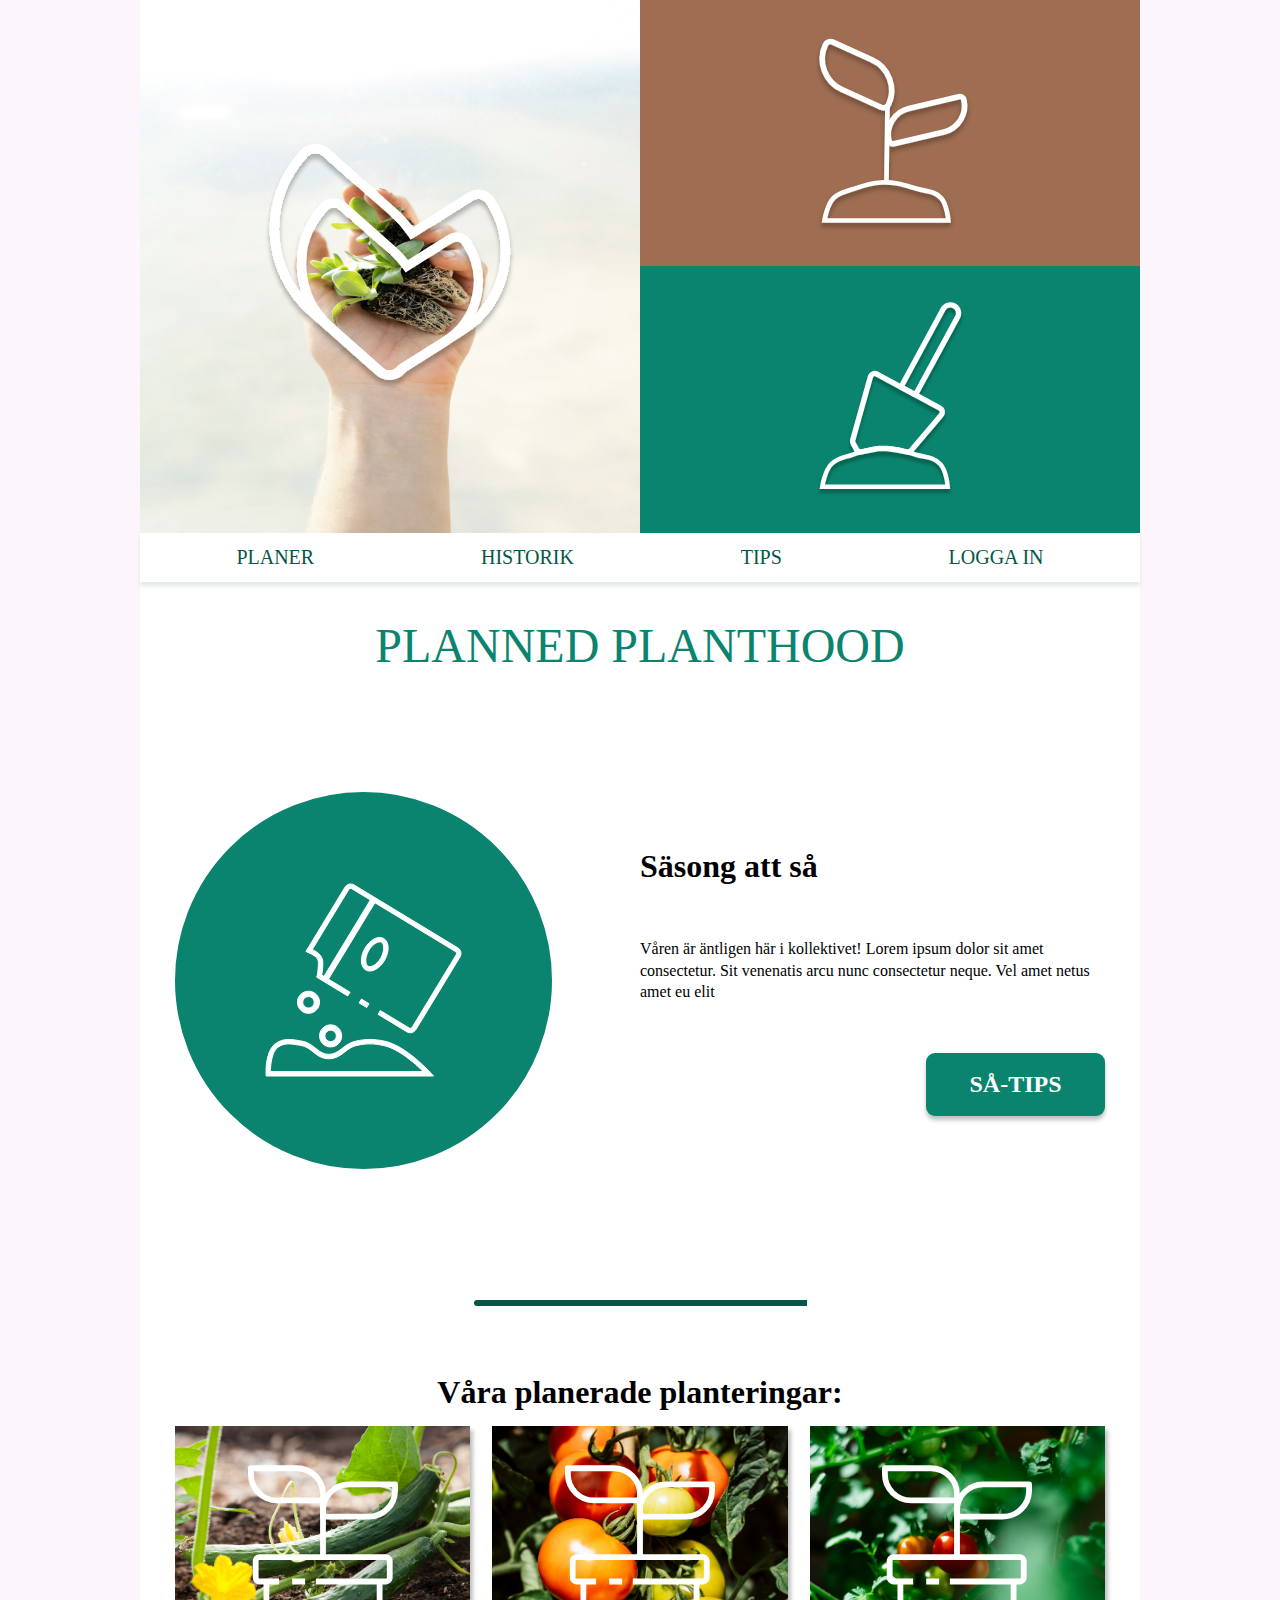
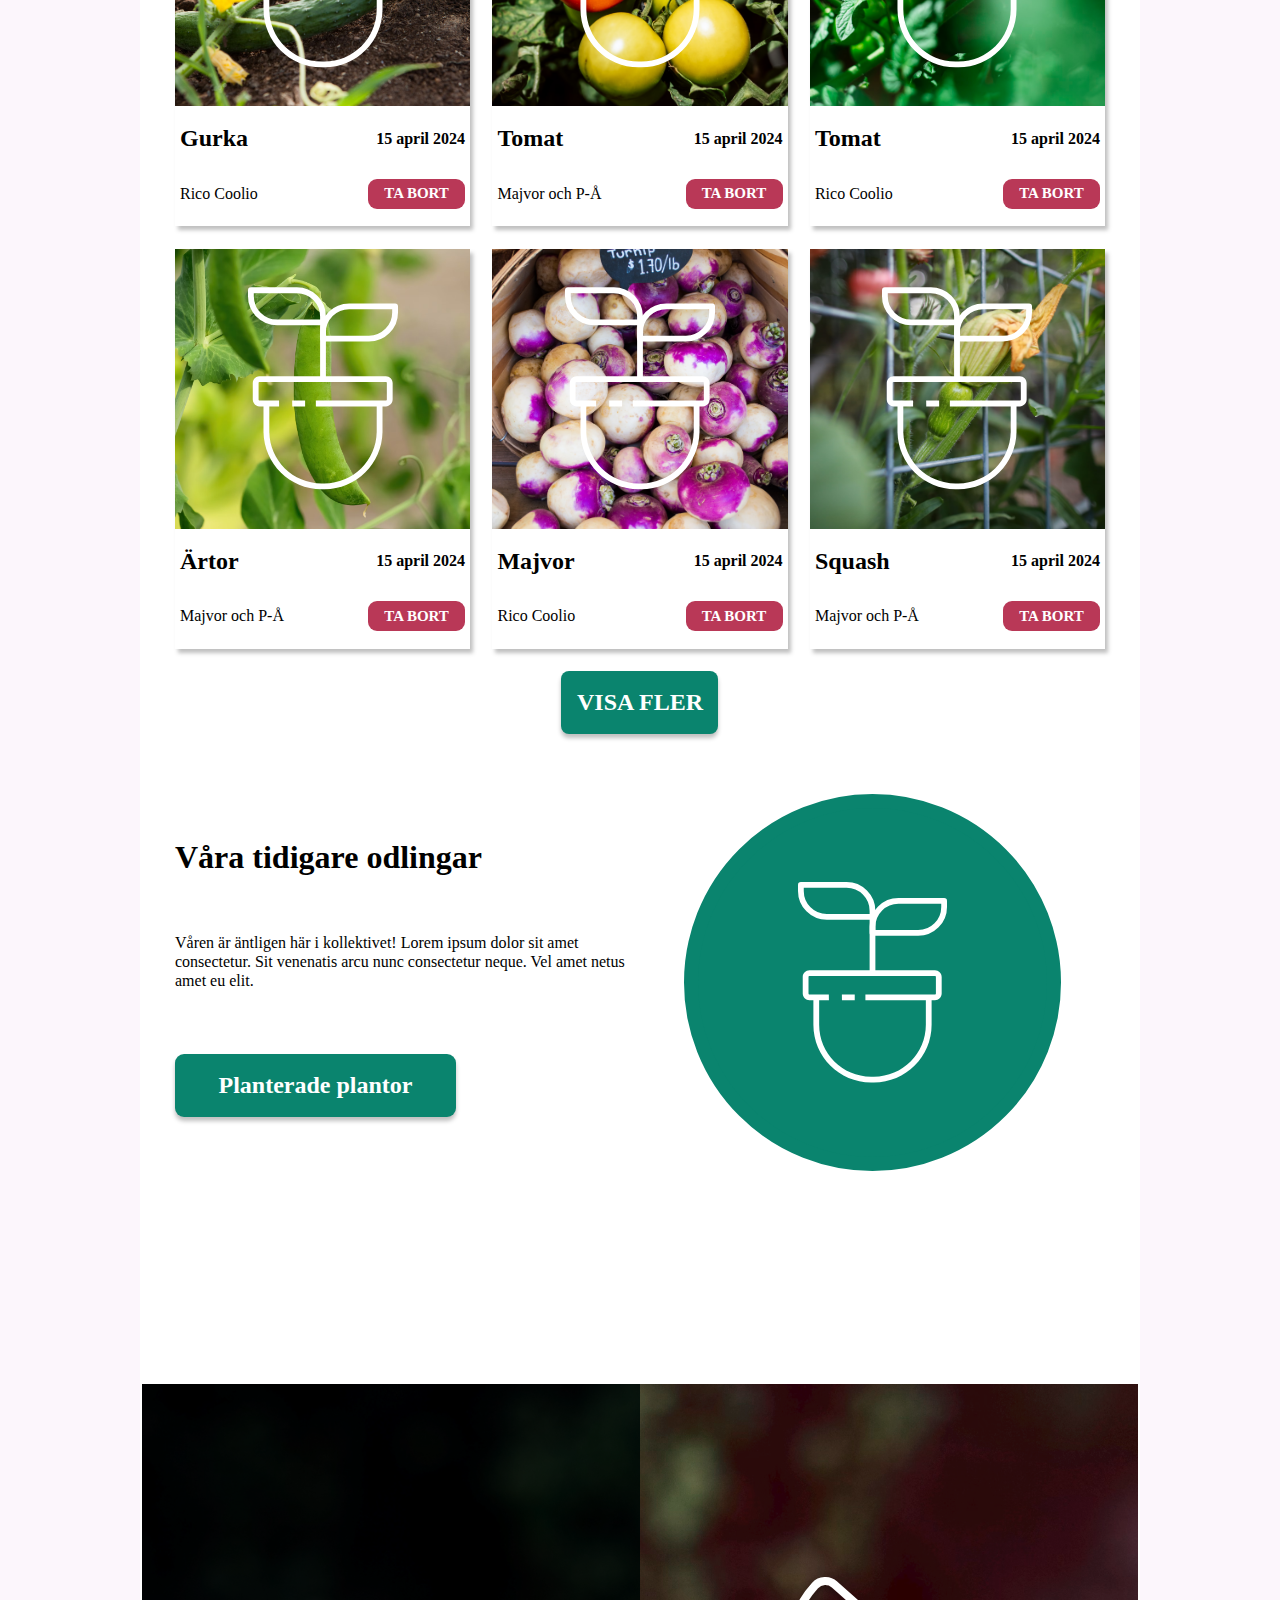
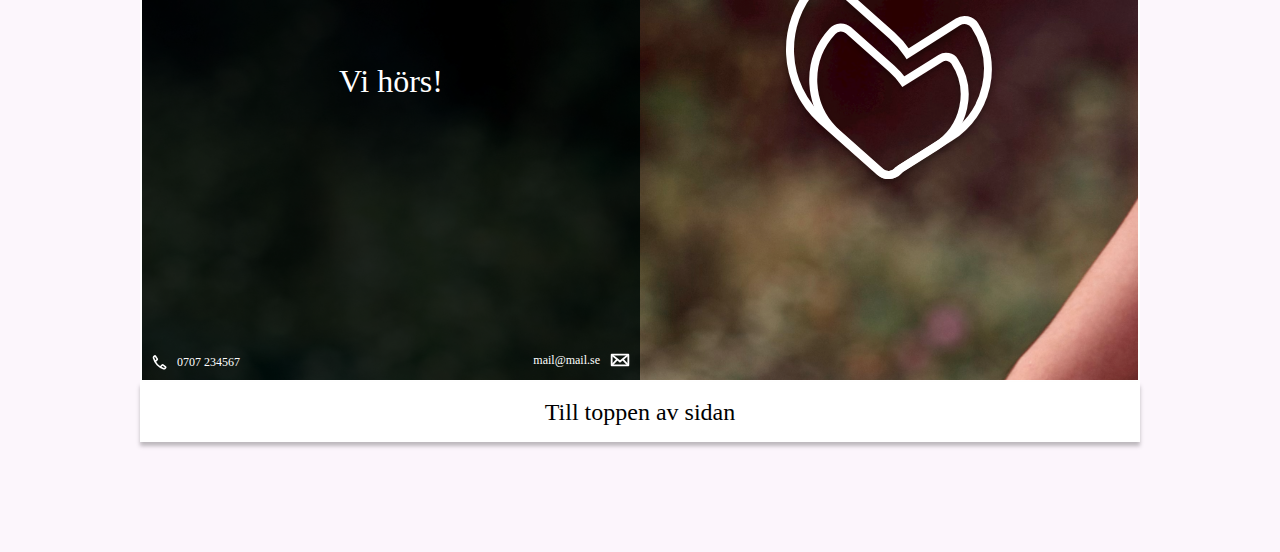
<file: index.html>
<!DOCTYPE html>
<html lang="en">
  <head>
    <meta charset="UTF-8" />
    <meta name="viewport" content="width=device-width, initial-scale=1.0" />
    <link rel="stylesheet" href="styles.css" />
    <title>Planned Planthood</title>
  </head>
  <body>
    <section id="top-index" class="wrapper">
      <header class="header">
        <section class="header__main-wrapper">
          <img
            class="header__main-img"
            src="/assets/images/zoe-schaeffer-PFbOZfKh07I-unsplash.jpg"
            alt="hand"
          />
          <img
            class="header__main-icon"
            src="/assets/icons/Logo.svg"
            alt="logo"
          />
          <nav class="header__mob">
            <a class="header__mob__link" href="/mina_sidor.html">
              <img
                class="header__mob-icon"
                src="/assets/icons/burgir.svg"
                alt="hamburger"
            /></a>
          </nav>
        </section>
        <section class="header__seeding-wrapper">
          <img
            class="header__seeding-img"
            src="assets/icons/seedling.svg"
            alt="seeding-icon"
          />
        </section>
        <section class="header__dig-wrapper">
          <img
            class="header__dig-img"
            src="/assets/icons/dig.svg"
            alt="dig-icon"
          />
        </section>
        <nav class="header__large-nav">
          <ul class="header__large-nav-list">
            <li class="header__large-list-item">
              <a class="header__large-link" href="">PLANER</a>
            </li>
          </ul>
          <ul class="header__large-nav-list">
            <li class="header__large-list-item">
              <a class="header__large-link" href="">HISTORIK</a>
            </li>
          </ul>
          <ul class="header__large-nav-list">
            <li class="header__large-list-item">
              <a class="header__large-link" href="">TIPS</a>
            </li>
          </ul>
          <ul class="header__large-nav-list">
            <li class="header__large-list-item">
              <a class="header__large-link" href="/mina_sidor.html">LOGGA IN</a>
            </li>
          </ul>
        </nav>
      </header>
      <!-- second section -->
      <section class="ideas">
        <h1 class="ideas__header-one">PLANNED PLANTHOOD</h1>
        <section class="ideas__wrapper">
          <section class="ideas__content-wrapper">
            <h3 class="ideas__header-two">Säsong att så</h3>
            <p class="ideas__paragraph">
              Våren är äntligen här i kollektivet! Lorem ipsum dolor sit amet
              consectetur. Sit venenatis arcu nunc consectetur neque. Vel amet
              netus amet eu elit
            </p>
            <button class="ideas__btn">SÅ-TIPS</button>
          </section>
          <figure class="ideas__icon-wrapper">
            <img
              class="ideas__icon"
              src="/assets/icons/Vectorseedpackage.svg"
              alt="seeding-icon"
            />
          </figure>
        </section>
        <section class="ideas__divider"></section>
      </section>
      <!-- third section -->
      <section class="gallery">
        <h2 class="gallery__header">Våra planerade planteringar:</h2>
        <section class="gallery__card one">
          <figure
            class="gallery__card-img-wrapper gallery__card-img-wrapper--gurka"
          >
            <img
              class="gallery__overlay"
              src="/assets/icons/plant.svg"
              alt="overlay-icon"
            />
          </figure>
          <section class="gallery__info-container">
            <section class="gallery__top-section-wrapper">
              <h3 class="gallery__card-item">Gurka</h3>
              <p class="gallery__card-date">15 april 2024</p>
            </section>
            <section class="gallery__lower-section-wrapper">
              <p class="gallery__card-name">Rico Coolio</p>
              <img
                class="gallery__card-icon"
                src="/assets/icons/Vector (Stroke).svg"
                alt="trash"
              />
              <button class="gallery__btn-trash">TA BORT</button>
            </section>
          </section>
        </section>
        <section class="gallery__card two">
          <figure
            class="gallery__card-img-wrapper gallery__card-img-wrapper--tomater"
          >
            <img
              class="gallery__overlay"
              src="/assets/icons/plant.svg"
              alt="overlay-icon"
            />
          </figure>
          <section class="gallery__info-container">
            <section class="gallery__top-section-wrapper">
              <h3 class="gallery__card-item">Tomat</h3>
              <p class="gallery__card-date">15 april 2024</p>
            </section>
            <section class="gallery__lower-section-wrapper">
              <p class="gallery__card-name">Majvor och P-Å</p>
              <img
                class="gallery__card-icon"
                src="/assets/icons/Vector (Stroke).svg"
                alt="trash"
              />
              <button class="gallery__btn-trash">TA BORT</button>
            </section>
          </section>
        </section>
        <section class="gallery__card three">
          <figure
            class="gallery__card-img-wrapper gallery__card-img-wrapper--cherry"
          >
            <img
              class="gallery__overlay"
              src="/assets/icons/plant.svg"
              alt="overlay-icon"
            />
          </figure>
          <section class="gallery__info-container">
            <section class="gallery__top-section-wrapper">
              <h3 class="gallery__card-item">Tomat</h3>
              <p class="gallery__card-date">15 april 2024</p>
            </section>
            <section class="gallery__lower-section-wrapper">
              <p class="gallery__card-name">Rico Coolio</p>
              <img
                class="gallery__card-icon"
                src="/assets/icons/Vector (Stroke).svg"
                alt="trash"
              />
              <button class="gallery__btn-trash">TA BORT</button>
            </section>
          </section>
        </section>
        <section class="gallery__card four">
          <figure
            class="gallery__card-img-wrapper gallery__card-img-wrapper--ärtor"
          >
            <img
              class="gallery__overlay"
              src="/assets/icons/plant.svg"
              alt="overlay-icon"
            />
          </figure>
          <section class="gallery__info-container">
            <section class="gallery__top-section-wrapper">
              <h3 class="gallery__card-item">Ärtor</h3>
              <p class="gallery__card-date">15 april 2024</p>
            </section>
            <section class="gallery__lower-section-wrapper">
              <p class="gallery__card-name">Majvor och P-Å</p>
              <img
                class="gallery__card-icon"
                src="/assets/icons/Vector (Stroke).svg"
                alt="trash"
              />
              <button class="gallery__btn-trash">TA BORT</button>
            </section>
          </section>
        </section>
        <section class="gallery__card five">
          <figure
            class="gallery__card-img-wrapper gallery__card-img-wrapper--majrova"
          >
            <img
              class="gallery__overlay"
              src="/assets/icons/plant.svg"
              alt="overlay-icon"
            />
          </figure>
          <section class="gallery__info-container">
            <section class="gallery__top-section-wrapper">
              <h3 class="gallery__card-item">Majvor</h3>
              <p class="gallery__card-date">15 april 2024</p>
            </section>
            <section class="gallery__lower-section-wrapper">
              <p class="gallery__card-name">Rico Coolio</p>
              <img
                class="gallery__card-icon"
                src="/assets/icons/Vector (Stroke).svg"
                alt="trash"
              />
              <button class="gallery__btn-trash">TA BORT</button>
            </section>
          </section>
        </section>
        <section class="gallery__card six">
          <figure
            class="gallery__card-img-wrapper gallery__card-img-wrapper--squash"
          >
            <img
              class="gallery__overlay"
              src="/assets/icons/plant.svg"
              alt="overlay-icon"
            />
          </figure>
          <section class="gallery__info-container">
            <section class="gallery__top-section-wrapper">
              <h3 class="gallery__card-item">Squash</h3>
              <p class="gallery__card-date">15 april 2024</p>
            </section>
            <section class="gallery__lower-section-wrapper">
              <p class="gallery__card-name">Majvor och P-Å</p>
              <img
                class="gallery__card-icon"
                src="/assets/icons/Vector (Stroke).svg"
                alt="trash"
              />
              <button class="gallery__btn-trash">TA BORT</button>
            </section>
          </section>
        </section>
        <button class="gallery__btn">VISA FLER</button>
      </section>

      <!-- fourth section -->
      <section class="history">
        <section class="history_icon-wrapper">
          <img
            class="history__icon"
            src="/assets/icons/plant.svg"
            alt="plant-icon"
          />
        </section>
        <section class="history__content-wrapper">
          <h3 class="history__header">Våra tidigare odlingar</h3>
          <p class="history__paragraph">
            Våren är äntligen här i kollektivet! Lorem ipsum dolor sit amet
            consectetur. Sit venenatis arcu nunc consectetur neque. Vel amet
            netus amet eu elit.
          </p>
          <button class="history__btn">Planterade plantor</button>
        </section>
      </section>

      <!-- fifth section -->
      <section class="footer">
        <section class="footer__wrapper">
          <section class="footer__big-icon">
            <img src="/assets/icons/Logo.svg" alt="logo" />
          </section>
          <section class="footer__text-wrapper">
            <h1 class="footer__text">Vi hörs!</h1>
            <section class="footer__phone-wrapper">
              <img
                class="footer__phone-icon"
                src="/assets/icons/telephone.svg"
                alt="phone"
              />
              <p class="footer__phone-number">0707 234567</p>
            </section>
            <section class="footer__mail-wrapper">
              <p class="footer__mail">mail@mail.se</p>
              <img
                class="footer__mail-icon"
                src="/assets/icons/envelope (1).svg"
                alt="envelope"
              />
            </section>
          </section>
        </section>
        <section class="footer__link-container">
          <section class="footer__link-wrapper">
            <a class="footer__link" href="#top-index">Till toppen av sidan</a>
          </section>
        </section>
      </section>
    </section>
  </body>
</html>
</file>
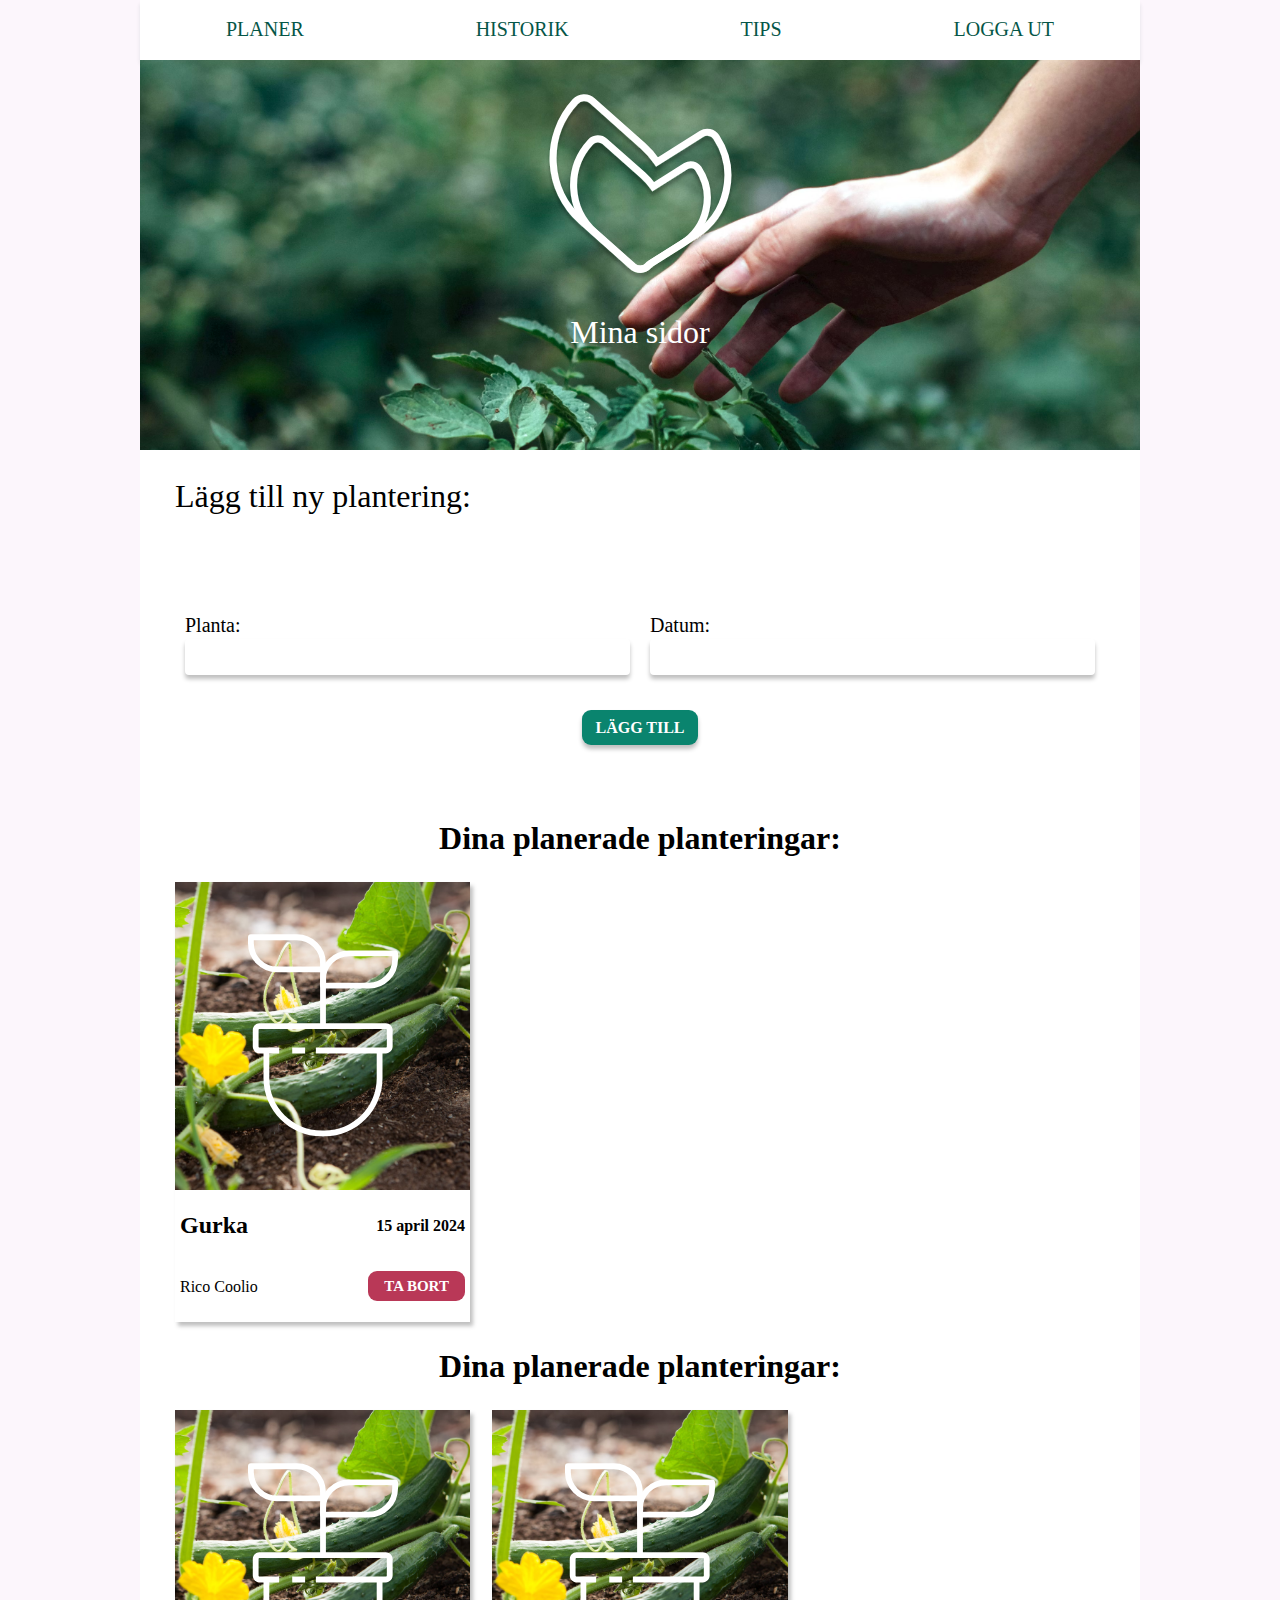
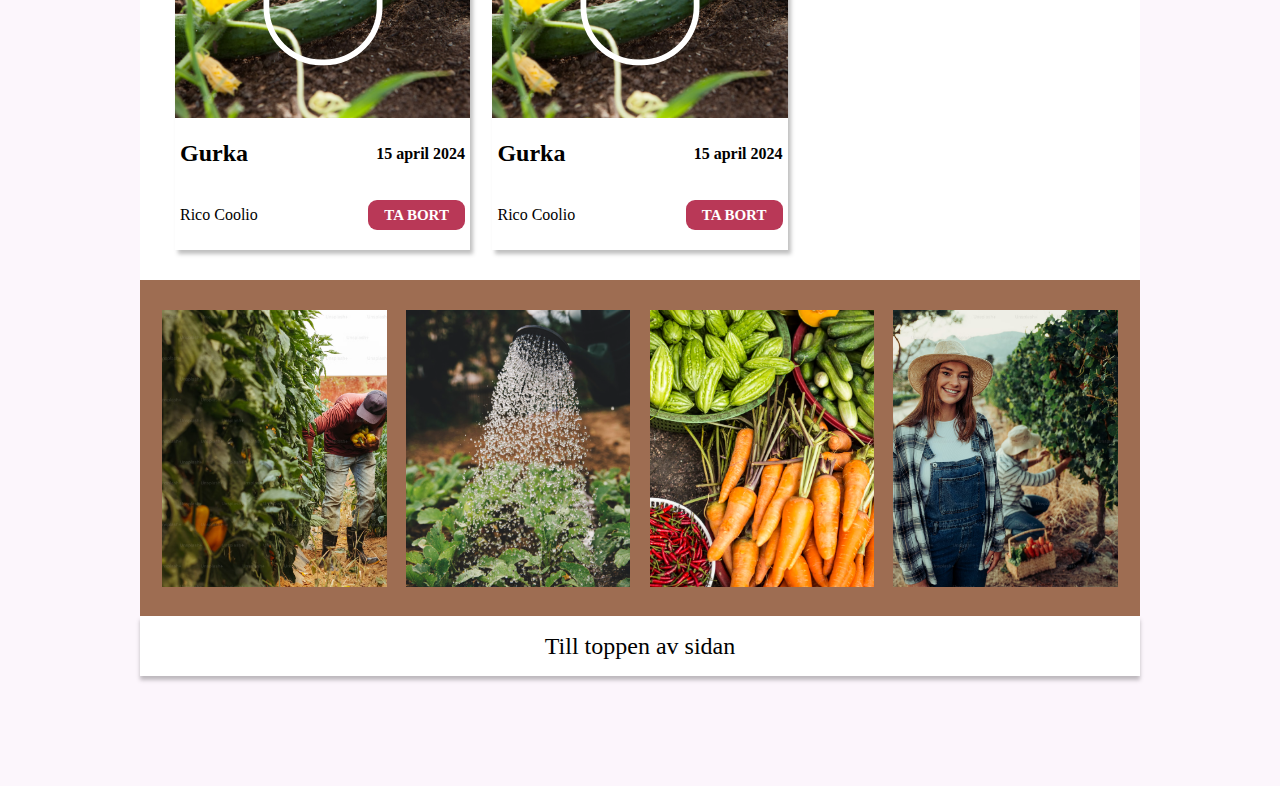
<file: mina_sidor.html>
<!DOCTYPE html>
<html lang="en">
  <head>
    <meta charset="UTF-8" />
    <meta name="viewport" content="width=device-width, initial-scale=1.0" />
    <link rel="stylesheet" href="/mina_sidor.css" />
    <title>Planned Planthood</title>
  </head>
  <body>
    <section id="top-my-p" class="wrapper-my-p">
      <header class="header-my-p-desktop">
        <nav class="header-my-p-desktop__nav">
          <ul class="header-my-p-desktop__nav-list">
            <li class="header-my-p-desktop__list-item">
              <a class="header-my-p-desktop__link" href="">PLANER</a>
            </li>
          </ul>
          <ul class="header-my-p-desktop__nav-list">
            <li class="header-my-p-desktop__list-item">
              <a class="header-my-p-desktop__link" href="">HISTORIK</a>
            </li>
          </ul>
          <ul class="header-my-p-desktop__nav-list">
            <li class="header-my-p-desktop__list-item">
              <a class="header-my-p-desktop__link" href="">TIPS</a>
            </li>
          </ul>
          <ul class="header-my-p-desktop__nav-list">
            <li class="header-my-p-desktop__list-item">
              <a class="header-my-p-desktop__link" href="/index.html"
                >LOGGA UT</a
              >
            </li>
          </ul>
        </nav>
      </header>

      <header class="header-my-p">
        <nav class="header-my-p__nav">
          <a class="header-my-p__link" href="/index.html">
            <img
              class="header-my-p__burger"
              src="/assets/icons/burgir.svg"
              alt="mobile-nav"
          /></a>
        </nav>
        <section class="header-my-p__logo-wrapper">
          <img class="header-my-p__logo" src="/assets/icons/Logo.svg" alt="" />
        </section>
        <h1 class="header-my-p__header">Mina sidor</h1>
      </header>
      <!-- section 2 -->

      <section class="innerwrapper-my-p">
        <section class="form-my-p">
          <h1 class="form-my-p__header">Lägg till ny plantering:</h1>
          <form class="form-my-p__form-item" action="">
            <section class="form-my-p__wrapper-form">
              <section class="form-my-p__input-wrapper">
                <label class="form-my-p__label" for="Planta">Planta:</label>
                <input
                  class="form-my-p__input"
                  type="text"
                  id="Planta"
                  name="Planta"
                />
              </section>
              <section class="form-my-p__input-wrapper">
                <label class="form-my-p__label" for="Datum">Datum:</label>
                <input
                  class="form-my-p__input"
                  type="text"
                  id="Datum"
                  name="Datum"
                />
              </section>
            </section>
            <input class="form-my-p__btn" type="submit" value="LÄGG TILL" />
          </form>
        </section>
        <!-- section 3 -->
        <main class="gallery-my-p">
          <h1 class="gallery-my-p__header">Dina planerade planteringar:</h1>
          <section class="gallery-my-p__wrapper">
            <section class="gallery-my-p__card one">
              <figure class="gallery-my-p__card-img-wrapper">
                <img
                  class="gallery-my-p__overlay"
                  src="/assets/icons/plant.svg"
                  alt="overlay-icon"
                />
              </figure>
              <section class="gallery-my-p__info-container">
                <section class="gallery-my-p__top-section-wrapper">
                  <h3 class="gallery-my-p__card-item">Gurka</h3>
                  <p class="gallery-my-p__card-date">15 april 2024</p>
                </section>
                <section class="gallery-my-p__lower-section-wrapper">
                  <p class="gallery-my-p__card-name">Rico Coolio</p>
                  <img
                    class="gallery-my-p__card-icon"
                    src="/assets/icons/Vector (Stroke).svg"
                    alt="trash"
                  />
                  <button class="gallery-my-p__btn-trash">TA BORT</button>
                </section>
              </section>
            </section>
          </section>
          <h1 class="gallery-my-p__header">Dina planerade planteringar:</h1>
          <section class="gallery-my-p__lower-wrapper">
            <section class="gallery-my-p__card two">
              <figure class="gallery-my-p__card-img-wrapper">
                <img
                  class="gallery-my-p__overlay"
                  src="/assets/icons/plant.svg"
                  alt="overlay-icon"
                />
              </figure>
              <section class="gallery-my-p__info-container">
                <section class="gallery-my-p__top-section-wrapper">
                  <h3 class="gallery-my-p__card-item">Gurka</h3>
                  <p class="gallery-my-p__card-date">15 april 2024</p>
                </section>
                <section class="gallery-my-p__lower-section-wrapper">
                  <p class="gallery-my-p__card-name">Rico Coolio</p>
                  <img
                    class="gallery-my-p__card-icon"
                    src="/assets/icons/Vector (Stroke).svg"
                    alt="trash"
                  />
                  <button class="gallery-my-p__btn-trash">TA BORT</button>
                </section>
              </section>
            </section>
            <section class="gallery-my-p__card three">
              <figure class="gallery-my-p__card-img-wrapper">
                <img
                  class="gallery-my-p__overlay"
                  src="/assets/icons/plant.svg"
                  alt="overlay-icon"
                />
              </figure>
              <section class="gallery-my-p__info-container">
                <section class="gallery-my-p__top-section-wrapper">
                  <h3 class="gallery-my-p__card-item">Gurka</h3>
                  <p class="gallery-my-p__card-date">15 april 2024</p>
                </section>
                <section class="gallery-my-p__lower-section-wrapper">
                  <p class="gallery-my-p__card-name">Rico Coolio</p>
                  <img
                    class="gallery-my-p__card-icon"
                    src="/assets/icons/Vector (Stroke).svg"
                    alt="trash"
                  />
                  <button class="gallery-my-p__btn-trash">TA BORT</button>
                </section>
              </section>
            </section>
          </section>
        </main>
        <!-- section 4 -->
      </section>
      <footer class="footer-my-p">
        <section class="footer-my-p__img-wrapper">
          <figure class="footer-my-p__img footer-my-p__img--paprika"></figure>
          <figure
            class="footer-my-p__img footer-my-p__img--vattenkanna"
          ></figure>
          <figure class="footer-my-p__img footer-my-p__img--morötter"></figure>
          <figure class="footer-my-p__img footer-my-p__img--flicka"></figure>
        </section>

        <section class="footer-my-p__link-container">
          <section class="footer-my-p__link-wrapper">
            <a class="footer-my-p__link" href="#top-my-p">
              Till toppen av sidan</a
            >
          </section>
        </section>
      </footer>
    </section>
  </body>
</html>
</file>
<file: styles.css>
* {
  box-sizing: border-box;
  padding: 0;
  margin: 0;
}

body {
  background-color: rgba(252, 246, 252, 1);
  display: flex;
  justify-content: center;
}
.wrapper {
  width: 1000px;
  background-color: white;
}

.header {
  display: grid;
  grid-template-columns: repeat(4, 1fr);
  grid-template-rows: 390px auto;
  height: 582px;
}
.header__main-wrapper {
  grid-column: 1/5;
  grid-row: 1/2;
  display: grid;
  grid-template-columns: repeat(4, 1fr);
  grid-template-rows: repeat(3, 1fr) auto;
}
.header__main-img {
  grid-column: 1/5;
  grid-row: 1/5;
  height: 100%;
  width: 100%;
}
.header__main-icon {
  grid-column: 2/4;
  grid-row: 2/3;
  width: 100%;
  height: 100%;
}
.header__mob {
  grid-column: 4/5;
  grid-row: 1/2;
  justify-self: end;
  padding: 1rem;
}
.header__mob-icon {
  height: 30px;
  width: 40px;
}
.header__seeding-wrapper {
  grid-column: 1/3;
  grid-row: 2/3;
  background-color: #9e6d52;
  display: grid;
  place-items: center;
}
.header__dig-wrapper {
  grid-column: 3/5;
  grid-row: 2/3;
  background-color: #0a846e;
  display: grid;
  place-items: center;
}
.header__seeding-img,
.header__dig-img {
  width: 100px;
  height: 130px;
}
.header__large-nav {
  box-shadow: 0px 4px 4px 0px rgba(3, 56, 47, 0.11);
  grid-column: 1/-1;
  padding: 13px;
  display: flex;
  align-items: center;
  justify-content: space-around;
  display: none;
  background-color: white;
}
.header__large-nav-list {
  list-style: none;
}
.header__large-link {
  text-decoration: none;
  color: rgba(5, 86, 71, 1);
  font-family: Maven Pro;
  font-size: 20px;
  font-weight: 500;
  line-height: 23.5px;
}
/* section 2 */

.ideas {
  width: 93%;
  height: 800px;
  margin: auto;
  background-color: white;
}
.ideas__header-one {
  padding-top: 50px;
  color: #0a846e;
  font-family: Maven Pro;
  font-size: 24px;
  font-weight: 500;
  line-height: 28.2px;
  text-align: center;
}
.ideas__wrapper {
  height: 80%;
  display: flex;
  flex-direction: column;
  align-items: center;
  justify-content: space-evenly;
}
.ideas__content-wrapper {
  height: 50%;
  display: flex;
  flex-direction: column;
  align-items: center;
  justify-content: space-around;
}

.ideas__header-two {
  font-family: Open Sans;
  font-size: 16px;
  font-weight: 700;
  line-height: 21.79px;
  text-align: center;
}
.ideas__paragraph {
  font-family: Open Sans;
  font-size: 14px;
  font-weight: 400;
  line-height: 19.07px;
  text-align: center;
  max-width: 70%;
  text-align: center;
}
.ideas__btn {
  width: 98px;
  height: 35px;
  border-radius: 9px;
  color: white;
  background-color: #0a846e;
  border: none;
  box-shadow: 0px 4px 4px 0px rgba(0, 0, 0, 0.25);
  font-family: Open Sans;
  font-size: 16px;
  font-weight: 700;
  line-height: 21.79px;
  text-align: center;
}
.ideas__icon-wrapper {
  display: flex;
  justify-content: center;
  align-items: center;
  width: 241px;
  height: 241px;
  border-radius: 239px;
  background-color: #0a846e;
  border: 14px solid #0a846e;
}
.ideas__icon {
  width: 126px;
  height: 124px;
}
.ideas__divider {
  width: 202px;
  border: 3px solid #055647;
  margin: auto;
  border-top-left-radius: 10px;
  border-bottom-left-radius: 10px;
}
/* third section */
.gallery {
  background-color: white;
  width: 93%;
  margin: auto;
  height: 800px;
  display: grid;
  gap: 1.4rem;
  grid-template-columns: repeat(2, 1fr);
  grid-template-rows: 0.2fr 1.5fr 1.5fr 1.5fr 0.2fr;
}
.gallery__header {
  font-size: 16px;
  justify-self: center;
  grid-column: 1/3;
  grid-row: 1/2;
  font-family: Open Sans;
  font-weight: 600;
  line-height: 21.79px;
}
.gallery__card {
  box-shadow: 3px 4px 4px 0px rgba(0, 0, 0, 0.25);
}

.gallery__card-img-wrapper {
  background-image: url(/assets/images/gurka.avif);
  background-repeat: no-repeat;
  background-size: cover;
  background-position: center;
  display: flex;
  justify-content: center;
  align-items: center;
  width: 100%;
  height: 70%;
}
.gallery__overlay {
  width: 65px;
  height: 90px;
}

.gallery__info-container {
  padding: 5px;
  height: 30%;
}
.gallery__top-section-wrapper {
  height: 50%;
  display: flex;
  align-items: center;
  justify-content: space-between;
}
.gallery__lower-section-wrapper {
  display: flex;
  height: 50%;
  align-items: center;
  justify-content: space-between;
}
.gallery__card-item {
  font-family: Lato;
  font-size: 14px;
  font-weight: 600;
  line-height: 16.8px;
}
.gallery__card-date {
  font-family: Open Sans;
  font-size: 10px;
  font-weight: 700;
  line-height: 13.62px;
}
.gallery__card-name {
  font-family: Lato;
  font-size: 10px;
  font-weight: 300;
  line-height: 12px;
}
.gallery__card-icon {
  width: 13px;
  height: 16px;
}
.gallery__btn-trash {
  width: 97px;
  height: 30px;
  border: none;
  color: white;
  border-radius: 9px;
  font-family: Open Sans;
  font-size: 15px;
  font-weight: 700;
  line-height: 20.43px;
  background-color: rgba(185, 56, 87, 1);
  display: none;
}
.one {
  grid-column: 1/2;
  grid-row: 2/3;
}
.gallery__card-img-wrapper--gurka {
  background-image: url(/assets/images/gurka.avif);
}
.two {
  grid-row: 2/3;
  grid-column: auto / span 1;
}
.gallery__card-img-wrapper--tomater {
  background-image: url(/assets/images/tomat.avif);
}
.three {
  grid-column: auto / span 1;
  grid-row: 3/4;
}
.gallery__card-img-wrapper--cherry {
  background-image: url(/assets/images/mindretomater.avif);
}
.four {
  grid-column: auto / span 1;
  grid-row: 3/4;
}
.gallery__card-img-wrapper--ärtor {
  background-image: url(/assets/images/sockerärtor.avif);
}
.five {
  grid-column: auto / span 1;
  grid-row: 4/5;
}
.gallery__card-img-wrapper--majrova {
  background-image: url(/assets/images/majrova.avif);
}
.six {
  grid-column: auto / span 1;
  grid-row: 4/5;
}
.gallery__card-img-wrapper--squash {
  background-image: url(/assets/images/squash.avif);
}
.gallery__btn {
  grid-column: auto / span 2;
  width: 115px;
  height: 35px;
  justify-self: center;
  border-radius: 9px;
  border: none;
  color: white;
  background-color: #0a846e;
  box-shadow: 0px 4px 4px 0px rgba(0, 0, 0, 0.25);
  font-family: Open Sans;
  font-size: 16px;
  font-weight: 700;
  line-height: 21.79px;
}
/* fourth section */
.history {
  width: 93%;
  margin: auto;
  height: 800px;
  display: flex;
  flex-direction: column;
  align-items: center;
  justify-content: center;
}
.history_icon-wrapper {
  margin: 0 auto;
  display: flex;
  justify-content: center;
  align-items: center;
  width: 241px;
  height: 241px;
  border-radius: 239px;
  background-color: #0a846e;
  border: 14px solid #0a846e;
}
.history__icon {
  width: 95px;
  height: 132px;
}
.history__content-wrapper {
  height: 50%;
  display: flex;
  flex-direction: column;
  align-items: center;
  justify-content: space-evenly;
}
.history__header {
  font-family: Open Sans;
  font-size: 16px;
  font-weight: 700;
  line-height: 21.79px;
}
.history__paragraph {
  font-family: Open Sans;
  font-size: 14px;
  font-weight: 400;
  line-height: 19.07px;
  max-width: 70%;
  text-align: center;
}
.history__btn {
  width: 179px;
  height: 35px;
  border-radius: 9px;
  color: white;
  border: none;
  background-color: #0a846e;
  box-shadow: 0px 4px 4px 0px rgba(0, 0, 0, 0.25);
  font-family: Open Sans;
  font-size: 16px;
  font-weight: 700;
  line-height: 21.79px;
}
/* fifth section */
.footer {
  height: 600px;
  background-size: cover;
  background-repeat: no-repeat;
  background-image: url(/assets/images/hand.avif);
}
.footer__wrapper {
  border: 2px solid white;
  height: 100%;
}
.footer__big-icon {
  height: 50%;
  display: flex;
  justify-content: center;
  align-items: center;
  background-color: rgba(255, 0, 0, 0.164);
}
.footer__text-wrapper {
  height: 50%;
  display: grid;
  grid-template-columns: 1fr 1fr 1fr;
  grid-template-rows: repeat(3, 1fr);
  background-color: #000000c9;
}
.footer__text {
  font-size: 32px;
  color: white;
  grid-column: 2/3;
  grid-row: 2/3;
  place-self: center;
  font-family: Maven Pro;
  font-weight: 500;
  line-height: 37.6px;
}
.footer__phone-wrapper {
  padding: 10px;
  color: white;
  grid-column: 1/2;
  grid-row: 3/4;
  align-self: end;
  display: flex;
  align-items: center;
  font-family: Maven Pro;
  font-size: 12px;
  font-weight: 400;
  line-height: 14.1px;
}
.footer__phone-number {
  margin-left: 10px;
}
.footer__mail-wrapper {
  padding: 10px;
  color: white;
  display: flex;
  align-items: center;
  justify-content: flex-end;
  grid-column: 3/4;
  grid-row: 3/4;
  align-self: end;
  font-family: Maven Pro;
  font-size: 12px;
  font-weight: 400;
  line-height: 14.1px;
}
.footer__mail {
  margin-right: 10px;
}
.footer__phone-icon {
  width: 15px;
  height: 15px;
}
.footer__mail-icon {
  width: 20px;
  height: 20px;
}

.footer__link-container {
  height: 60px;
  display: flex;
  background-color: white;
  justify-content: center;
  align-items: center;
  box-shadow: 0px 4px 4px 0px rgba(0, 0, 0, 0.25);
}

.footer__link {
  text-decoration: none;
  color: black;
  font-family: Open Sans;
  font-size: 12px;
  font-weight: 400;
  line-height: 16.34px;
}

@media screen and (min-width: 860px) {
  .header {
    grid-template-columns: repeat(2, 1fr);
    grid-template-rows: repeat(2, 1fr);
  }
  .header__main-wrapper {
    grid-column: 1/2;
    grid-row: 1/3;
  }
  .header__main-img {
    grid-column: 1/5;
    grid-row: 1/5;
  }
  .header__main-icon {
    grid-column: 2/4;
    grid-row: 2/3;
  }
  .header__mob-icon {
    display: none;
  }
  .header__seeding-wrapper {
    grid-column: 2/3;
    grid-row: 1/2;
  }
  .header__dig-wrapper {
    grid-column: 2/3;
    grid-row: 2/3;
  }
  .header__seeding-img,
  .header__dig-img {
    width: 175px;
    height: 195px;
  }
  .header__large-nav {
    display: flex;
  }
  /* second section*/
  .ideas__header-one {
    font-size: 48px;
  }
  .ideas__wrapper {
    flex-direction: row-reverse;
    justify-content: space-between;
  }
  .ideas__content-wrapper {
    width: 50%;
    height: 50%;
  }
  .ideas__header-two {
    align-self: flex-start;
    font-size: 32px;
    line-height: 43.58px;
  }
  .ideas__paragraph {
    max-width: none;
    text-align: left;
    font-size: 16px;
    line-height: 21.79px;
  }
  .ideas__btn {
    align-self: flex-end;
    width: 179px;
    height: 63px;
    font-size: 24px;
    line-height: 32.68px;
  }
  .ideas__icon-wrapper {
    height: 377px;
    width: 377px;
  }
  .ideas__icon {
    width: 197px;
    height: 194px;
  }
  .ideas__divider {
    width: 333px;
  }
  /* third section */
  .gallery__header {
    font-size: 32px;
    grid-column: 1/4;
    grid-row: 1/2;
    justify-self: center;
  }
  .gallery {
    grid-template-columns: repeat(3, 1fr);
    grid-template-rows: 0.2fr 400px 400px 0.2fr;
  }
  .gallery__overlay {
    width: 150px;
    height: 205px;
  }
  .one {
    grid-column: auto / span 1;
    grid-row: 2/3;
  }
  .two {
    grid-column: auto / span 1;
    grid-row: 2/3;
  }
  .three {
    grid-column: auto / span 1;
    grid-row: 2/3;
  }
  .four {
    grid-column: auto / span 1;
    grid-row: 3/4;
  }
  .five {
    grid-column: auto / span 1;
    grid-row: 3/4;
  }
  .six {
    grid-column: auto / span 1;
    grid-row: 3/4;
  }
  .gallery__card-item {
    font-size: 24px;
  }
  .gallery__card-date {
    font-size: 16px;
  }
  .gallery__card-name {
    font-size: 16px;
  }
  .gallery__card-icon {
    display: none;
  }
  .gallery__btn-trash {
    width: 97px;
    height: 30px;
    border: none;
    color: white;
    border-radius: 9px;
    font-family: Open Sans;
    font-size: 15px;
    font-weight: 700;
    line-height: 20.43px;
    background-color: rgba(185, 56, 87, 1);
    display: block;
  }

  .gallery__btn {
    grid-column: 2/3;
    align-self: end;
    width: 157px;
    height: 63px;
    border-radius: 8px;
    font-size: 24px;
    font-weight: 600;
    line-height: 32.68px;
  }
  /* fourth section */
  .history {
    flex-direction: row-reverse;
  }
  .history__content-wrapper {
    width: 50%;
    align-items: flex-start;
  }
  .history_icon-wrapper {
    width: 377px;
    height: 377px;
  }
  .history__icon {
    height: 205px;
    width: 149px;
  }
  .history__header {
    font-size: 32px;
  }
  .history__paragraph {
    font-size: 16px;
    max-width: none;
    text-align: left;
  }
  .history__btn {
    width: 281px;
    height: 63px;
    font-size: 24px;
  }
  /* fifth section */
  .footer__text-wrapper {
    flex-direction: row;
    width: 50%;
    height: 100%;
  }
  .footer__big-icon {
    width: 50%;
    height: 100%;
  }
  .footer__wrapper {
    display: flex;
    flex-direction: row-reverse;
  }
  .footer__link-container {
    height: 170px;
    display: flex;
    width: 100%;
    box-shadow: none;
    align-items: self-start;
    background-color: rgba(252, 245, 252, 1);
  }

  .footer__link-wrapper {
    width: 100%;
    background-color: white;
    box-shadow: 0px 4px 4px 0px rgba(0, 0, 0, 0.25);
    display: flex;
    justify-content: center;
    align-items: center;
    height: 60px;
  }
  .footer__link {
    font-size: 24px;
  }
}
</file>
<file: mina_sidor.css>
* {
  box-sizing: border-box;
  padding: 0;
  margin: 0;
}

body {
  background-color: rgba(252, 246, 252, 1);
  display: flex;
  justify-content: center;
}
.wrapper-my-p {
  width: 1000px;
  background-color: white;
}
.header-my-p-desktop__nav {
  display: flex;
  align-items: center;
  justify-content: space-around;
  height: 60px;
  box-shadow: 0px 4px 4px 0px rgba(3, 56, 47, 0.11);
  display: none;
}
.header-my-p-desktop__nav-list {
  list-style: none;
}
.header-my-p-desktop__link {
  text-decoration: none;
  font-family: Maven Pro;
  font-size: 20px;
  font-weight: 500;
  line-height: 23.5px;
  color: rgba(5, 86, 71, 1);
}
.header-my-p {
  width: 100%;
  height: 390px;
  background-image: url(/assets/images/hand.avif);
  background-repeat: no-repeat;
  background-size: cover;
  background-position: center;
}
.header-my-p__nav {
  height: 15%;
  display: flex;
  align-items: center;
  justify-content: end;
  padding: 10px 10px 0px 0px;
}

.header-my-p__burger {
  width: 40px;
  height: 30px;
}
.header-my-p__logo-wrapper {
  height: 65%;
  display: flex;
  justify-content: center;
  align-items: center;
}
.header-my-p__logo {
  width: 189px;
  height: 186px;
}

.header-my-p__header {
  font-family: Maven Pro;
  font-size: 32px;
  font-weight: 500;
  line-height: 37.6px;
  text-align: center;
  color: white;
}

/* section 2 */
.innerwrapper-my-p {
  margin: auto;
  width: 93%;
}
.form-my-p__header {
  font-family: Open Sans;
  padding: 25px 0px;
  font-size: 24px;
  font-weight: 400;
  line-height: 32.68px;
  text-align: center;
}
.form-my-p__form-item {
  height: 250px;
  display: flex;
  justify-content: center;
  flex-direction: column;
}

.form-my-p__wrapper-form {
  width: 100%;
  display: flex;
  flex-direction: column;
  align-items: center;
}

.form-my-p__input-wrapper {
  display: flex;
  flex-direction: column;
  width: 100%;
  margin-top: 10px;
}

.form-my-p__input {
  border-radius: 4px;
  outline: none;
  border: 1px;
  height: 36px;
  box-shadow: 0px 4px 4px 0px #00000040;
}

.form-my-p__label,
.form-my-p__input {
  font-family: Open Sans;
  font-size: 12px;
  font-weight: 400;
  line-height: 16.34px;
}

.form-my-p__btn {
  align-self: center;
  margin-top: 25px;
  width: 115.67px;
  height: 34.71px;
  border-radius: 9px;
  font-family: Open Sans;
  font-size: 16px;
  font-weight: 700;
  line-height: 21.79px;
  color: white;
  border: none;
  box-shadow: 0px 4px 4px 0px #00000040;
  background-color: #0a846e;
}
/* section 3  */

.gallery-my-p__header {
  font-family: Open Sans;
  font-size: 16px;
  font-weight: 600;
  line-height: 21.79px;
  text-align: center;
  padding: 25px 0px;
}
.gallery-my-p__wrapper {
  display: grid;
  gap: 1.4rem;
  grid-template-columns: repeat(2, 1fr);
  grid-template-rows: 220px;
}
.one {
  grid-column: 1/2;
  grid-row: 1/2;
}

.gallery-my-p__card {
  box-shadow: 3px 4px 4px 0px rgba(0, 0, 0, 0.25);
}

.gallery-my-p__card-img-wrapper {
  background-image: url(/assets/images/gurka.avif);
  background-repeat: no-repeat;
  background-size: cover;
  background-position: center;
  display: flex;
  justify-content: center;
  align-items: center;
  width: 100%;
  height: 70%;
}
.gallery-my-p__overlay {
  display: none;
}

.gallery-my-p__info-container {
  padding: 5px;
  height: 30%;
}
.gallery-my-p__top-section-wrapper {
  height: 50%;
  display: flex;
  align-items: center;
  justify-content: space-between;
}
.gallery-my-p__lower-section-wrapper {
  display: flex;
  height: 50%;
  align-items: center;
  justify-content: space-between;
}
.gallery-my-p__card-item {
  font-size: 14px;
  font-weight: 600;
  line-height: 16.8px;
}
.gallery-my-p__card-date {
  font-family: Open Sans;
  font-size: 10px;
  font-weight: 700;
  line-height: 13.62px;
}
.gallery-my-p__card-name {
  font-family: Lato;
  font-size: 10px;
  font-weight: 300;
  line-height: 12px;
}
.gallery-my-p__card-icon {
  width: 13px;
  height: 16px;
}
.gallery-my-p__btn-trash {
  width: 97px;
  height: 30px;
  border: none;
  color: white;
  border-radius: 9px;
  font-family: Open Sans;
  font-size: 15px;
  font-weight: 700;
  line-height: 20.43px;
  background-color: rgba(185, 56, 87, 1);
  display: none;
}
.gallery-my-p__lower-wrapper {
  display: grid;
  gap: 1.4rem;
  grid-template-columns: repeat(2, 1fr);
  grid-template-rows: 220px;
}

.two {
  grid-column: 1/2;
  grid-row: 1/2;
}
.three {
  grid-column: 2/3;
  grid-row: 1/2;
}

/* section 4 */
.footer-my-p {
  margin-top: 30px;
  height: 220px;
}
.footer-my-p__img-wrapper {
  padding: 1.4rem;
  height: 100%;
  display: grid;
  gap: 1.2rem;
  grid-template-columns: 1.5fr 1.5fr;
  grid-template-rows: 1fr 1fr;
  background: rgba(158, 109, 82, 1);
}

.footer-my-p__img {
  background-repeat: no-repeat;
  background-size: cover;
  background-position: center;
  display: flex;
  justify-content: center;
  align-items: center;
  width: 100%;
}
.footer-my-p__img--paprika {
  background-image: url(/assets/images/manplockarpaprika.avif);
}
.footer-my-p__img--vattenkanna {
  background-image: url(/assets/images/vattenkanna.avif);
}
.footer-my-p__img--morötter {
  background-image: url(/assets/images/morötter-etc.avif);
}
.footer-my-p__img--flicka {
  background-image: url(/assets/images/flicka.avif);
}

.footer-my-p__link-container {
  height: 60px;
  display: flex;
  background-color: white;
  justify-content: center;
  align-items: center;
  box-shadow: 0px 4px 4px 0px rgba(0, 0, 0, 0.25);
}

.footer-my-p__link {
  text-decoration: none;
  color: black;
  font-size: 14px;
  font-weight: 400;
  line-height: 19.07px;
}
@media screen and (min-width: 860px) {
  .header-my-p-desktop__nav {
    display: flex;
  }
  .header-my-p__nav {
    display: none;
  }
  /* section 2 */
  .form-my-p__header {
    text-align: left;
    font-size: 32px;
    font-weight: 400;
    line-height: 43.58px;
  }

  .form-my-p__wrapper-form {
    flex-direction: row;
    max-width: none;
  }
  .form-my-p__label {
    font-size: 20px;
    font-weight: 400;
    line-height: 27.24px;
  }

  .form-my-p__input-wrapper {
    padding: 10px;
  }
  /* section 3 */

  .gallery-my-p__header {
    font-family: Lato;
    font-size: 32px;
    font-weight: 600;
    line-height: 38.4px;
    text-align: center;
  }
  .gallery-my-p__overlay {
    display: block;
    width: 150px;
    height: 205px;
  }
  .gallery-my-p__card-item {
    font-family: Lato;
    font-size: 24px;
    font-weight: 600;
    line-height: 28.8px;
  }
  .gallery-my-p__card-date {
    font-family: Open Sans;
    font-size: 16px;
    font-weight: 700;
    line-height: 21.79px;
  }
  .gallery-my-p__card-name {
    font-family: Lato;
    font-size: 16px;
    font-weight: 300;
    line-height: 19.2px;
  }
  .gallery-my-p__card-icon {
    display: none;
  }
  .gallery-my-p__btn-trash {
    display: block;
    width: 96.88px;
    height: 30px;
    border-radius: 9px;
  }
  .gallery-my-p__wrapper {
    grid-template-columns: repeat(3, 1fr);
    grid-template-rows: 440px;
  }
  .gallery-my-p__lower-wrapper {
    grid-template-rows: 440px;
    grid-template-columns: repeat(3, 1fr);
  }
  /* section 4 */
  .footer-my-p {
    margin-top: 30px;
    height: 336px;
  }
  .footer-my-p__img-wrapper {
    grid-template-columns: repeat(4, 1fr);
    grid-template-rows: 277px;
    justify-content: center;
    align-content: center;
  }

  .footer-my-p__link-container {
    height: 170px;
    display: flex;
    width: 100%;
    box-shadow: none;
    align-items: self-start;
    background-color: rgba(252, 245, 252, 1);
  }

  .footer-my-p__link-wrapper {
    width: 100%;
    background-color: white;
    box-shadow: 0px 4px 4px 0px rgba(0, 0, 0, 0.25);
    display: flex;
    justify-content: center;
    align-items: center;
    height: 60px;
  }
  .footer-my-p__link {
    font-size: 24px;
    font-weight: 400;
    line-height: 32.68px;
  }
}
</file>
